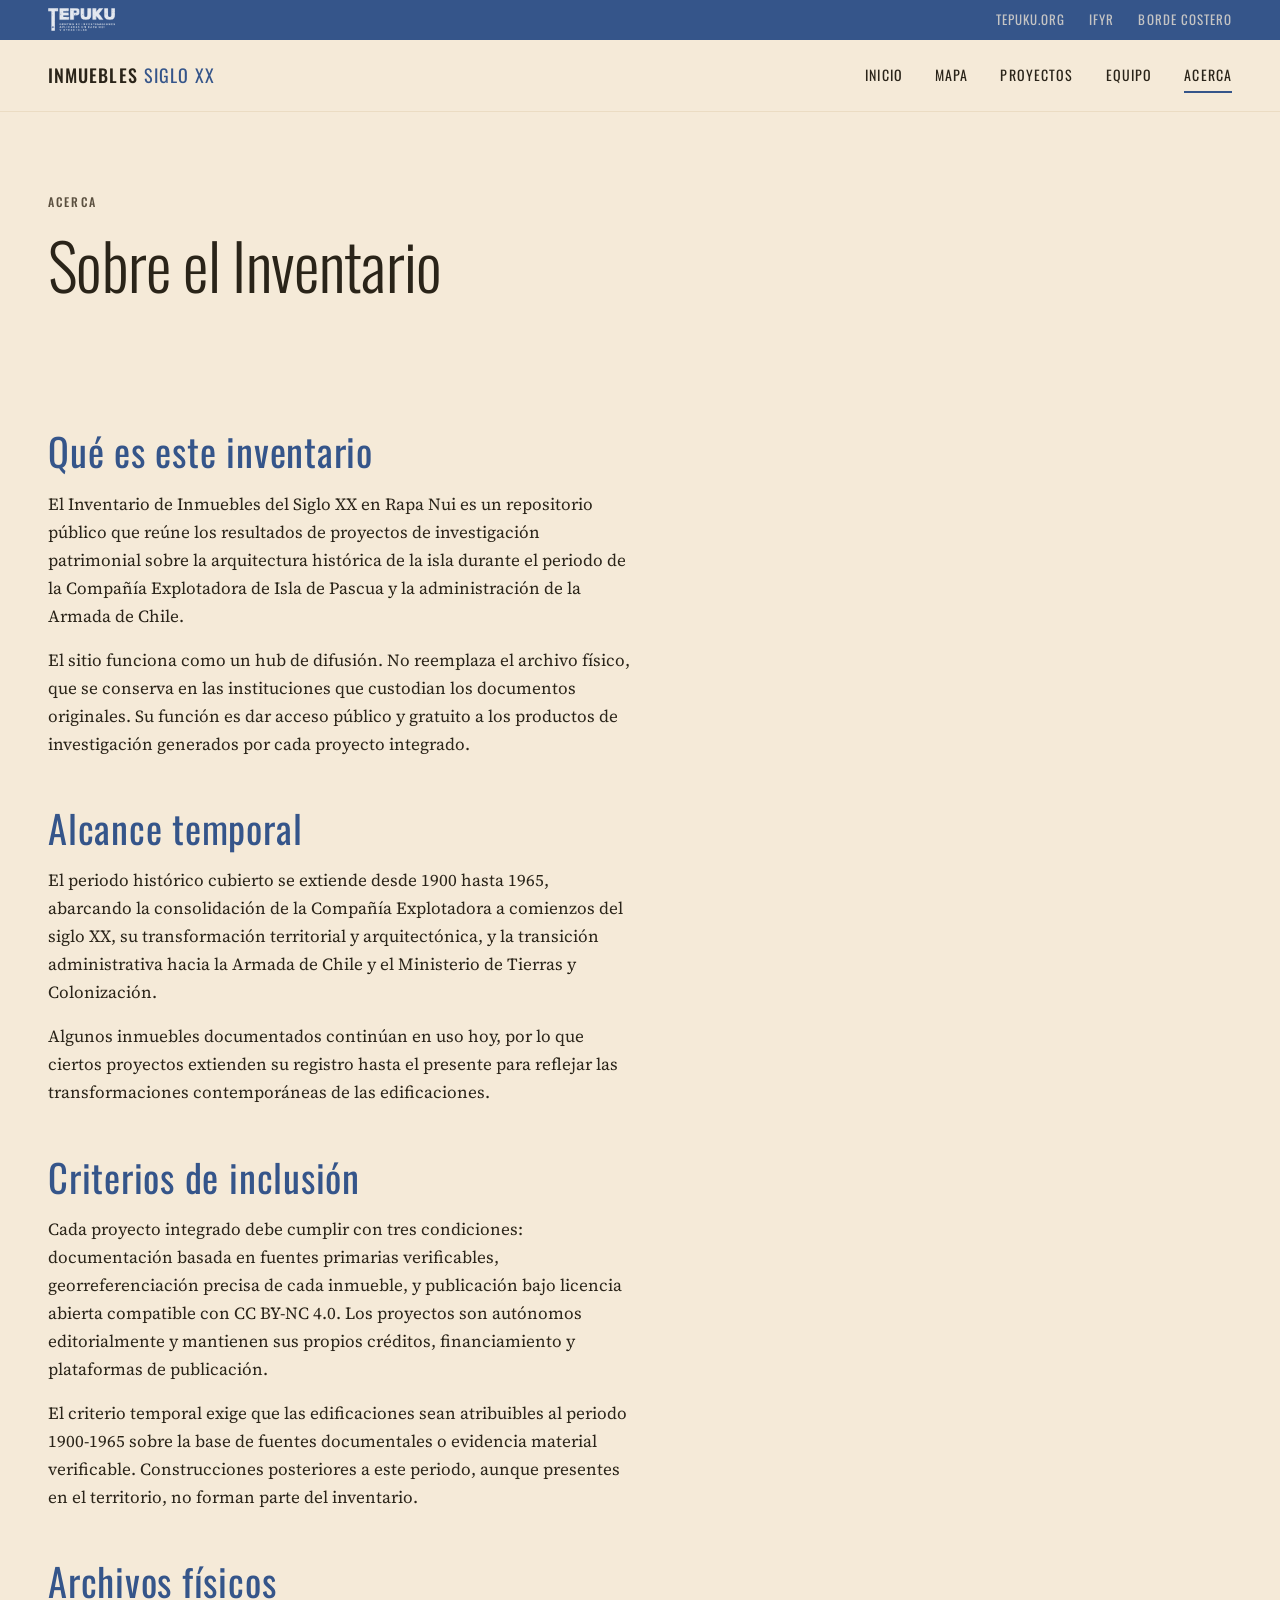
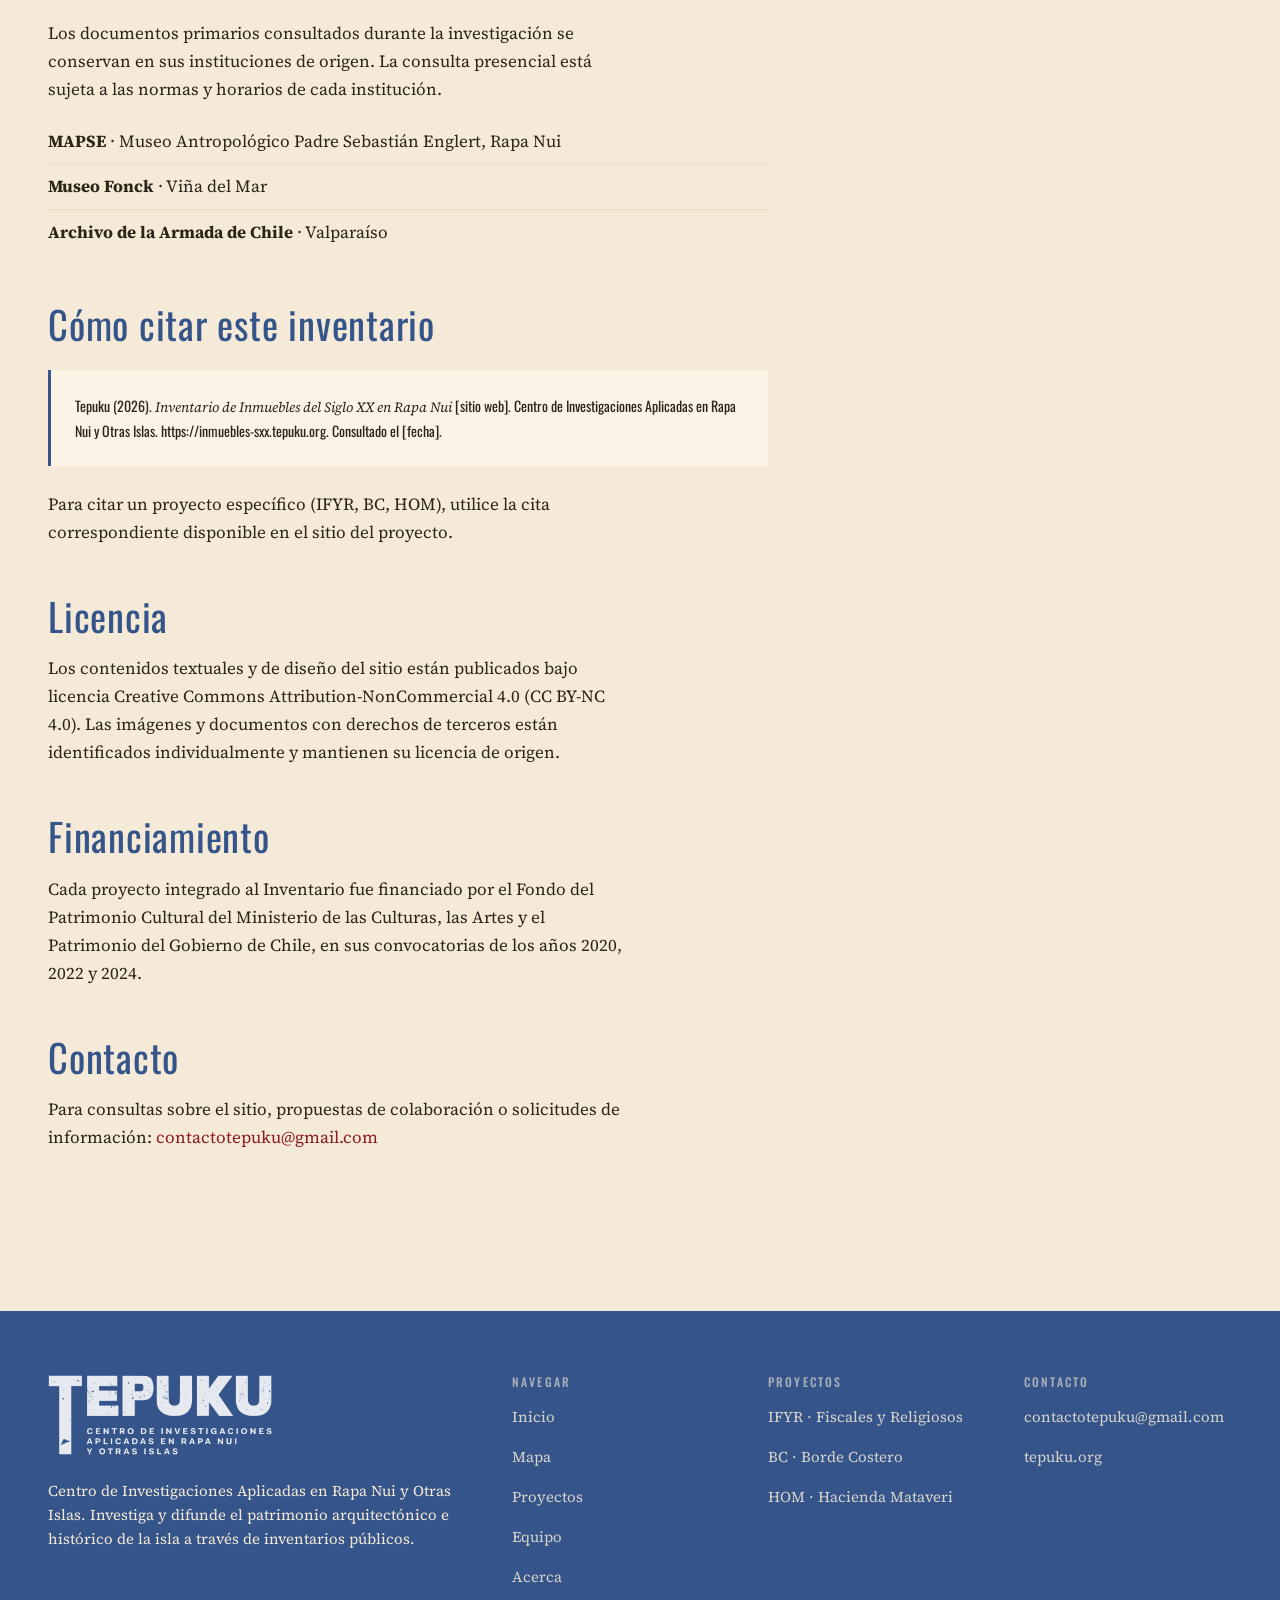
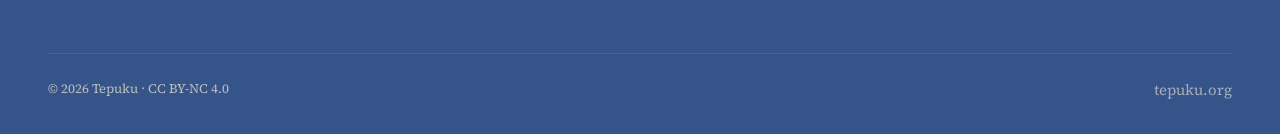
<file: acerca/index.html>
<!DOCTYPE html>
<html lang="es">
<head>
  <meta charset="UTF-8">
  <meta name="viewport" content="width=device-width, initial-scale=1.0">
  <title>Acerca · Inmuebles sXX</title>
  <meta name="description" content="Acerca del Inventario de Inmuebles del Siglo XX en Rapa Nui. Metodología, alcance, archivos físicos y licencia.">

  <link rel="preconnect" href="https://fonts.googleapis.com">
  <link rel="preconnect" href="https://fonts.gstatic.com" crossorigin>
  <link href="https://fonts.googleapis.com/css2?family=Oswald:wght@300;400;500;600&family=Source+Serif+4:ital,wght@0,400;0,500;0,600;1,400&display=swap" rel="stylesheet">
  <link rel="stylesheet" href="/css/styles.css">
  <link rel="canonical" href="https://inmuebles-sxx.tepuku.org/acerca/">
</head>
<body>

  <section class="seccion">
    <div class="contenido">
      <span class="eyebrow">Acerca</span>
      <h1>Sobre el Inventario</h1>
    </div>
  </section>

  <section class="seccion-compacta">
    <div class="contenido">
      <div class="acerca-prosa">
        <h2>Qué es este inventario</h2>
        <p>El Inventario de Inmuebles del Siglo XX en Rapa Nui es un repositorio público que reúne los resultados de proyectos de investigación patrimonial sobre la arquitectura histórica de la isla durante el periodo de la Compañía Explotadora de Isla de Pascua y la administración de la Armada de Chile.</p>
        <p>El sitio funciona como un hub de difusión. No reemplaza el archivo físico, que se conserva en las instituciones que custodian los documentos originales. Su función es dar acceso público y gratuito a los productos de investigación generados por cada proyecto integrado.</p>

        <h2>Alcance temporal</h2>
        <p>El periodo histórico cubierto se extiende desde 1900 hasta 1965, abarcando la consolidación de la Compañía Explotadora a comienzos del siglo XX, su transformación territorial y arquitectónica, y la transición administrativa hacia la Armada de Chile y el Ministerio de Tierras y Colonización.</p>
        <p>Algunos inmuebles documentados continúan en uso hoy, por lo que ciertos proyectos extienden su registro hasta el presente para reflejar las transformaciones contemporáneas de las edificaciones.</p>

        <h2>Criterios de inclusión</h2>
        <p>Cada proyecto integrado debe cumplir con tres condiciones: documentación basada en fuentes primarias verificables, georreferenciación precisa de cada inmueble, y publicación bajo licencia abierta compatible con CC BY-NC 4.0. Los proyectos son autónomos editorialmente y mantienen sus propios créditos, financiamiento y plataformas de publicación.</p>
        <p>El criterio temporal exige que las edificaciones sean atribuibles al periodo 1900-1965 sobre la base de fuentes documentales o evidencia material verificable. Construcciones posteriores a este periodo, aunque presentes en el territorio, no forman parte del inventario.</p>

        <h2>Archivos físicos</h2>
        <p>Los documentos primarios consultados durante la investigación se conservan en sus instituciones de origen. La consulta presencial está sujeta a las normas y horarios de cada institución.</p>
        <ul style="list-style: none; padding-left: 0; margin: 1rem 0;">
          <li style="padding: 0.5rem 0; border-bottom: 1px solid var(--linea-suave);">
            <strong>MAPSE</strong> · Museo Antropológico Padre Sebastián Englert, Rapa Nui
          </li>
          <li style="padding: 0.5rem 0; border-bottom: 1px solid var(--linea-suave);">
            <strong>Museo Fonck</strong> · Viña del Mar
          </li>
          <li style="padding: 0.5rem 0;">
            <strong>Archivo de la Armada de Chile</strong> · Valparaíso
          </li>
        </ul>

        <h2>Cómo citar este inventario</h2>
        <div class="cita-bloque">
          Tepuku (2026). <em style="font-family: var(--serif);">Inventario de Inmuebles del Siglo XX en Rapa Nui</em> [sitio web]. Centro de Investigaciones Aplicadas en Rapa Nui y Otras Islas. https://inmuebles-sxx.tepuku.org. Consultado el [fecha].
        </div>
        <p>Para citar un proyecto específico (IFYR, BC, HOM), utilice la cita correspondiente disponible en el sitio del proyecto.</p>

        <h2>Licencia</h2>
        <p>Los contenidos textuales y de diseño del sitio están publicados bajo licencia Creative Commons Attribution-NonCommercial 4.0 (CC BY-NC 4.0). Las imágenes y documentos con derechos de terceros están identificados individualmente y mantienen su licencia de origen.</p>

        <h2>Financiamiento</h2>
        <p>Cada proyecto integrado al Inventario fue financiado por el Fondo del Patrimonio Cultural del Ministerio de las Culturas, las Artes y el Patrimonio del Gobierno de Chile, en sus convocatorias de los años 2020, 2022 y 2024.</p>

        <h2>Contacto</h2>
        <p>Para consultas sobre el sitio, propuestas de colaboración o solicitudes de información: <a href="mailto:contactotepuku@gmail.com">contactotepuku@gmail.com</a></p>
      </div>
    </div>
  </section>

  <script src="/js/common.js"></script>
  <script>
    renderHeader('acerca');
    renderFooter();
  </script>
</body>
</html>
</file>
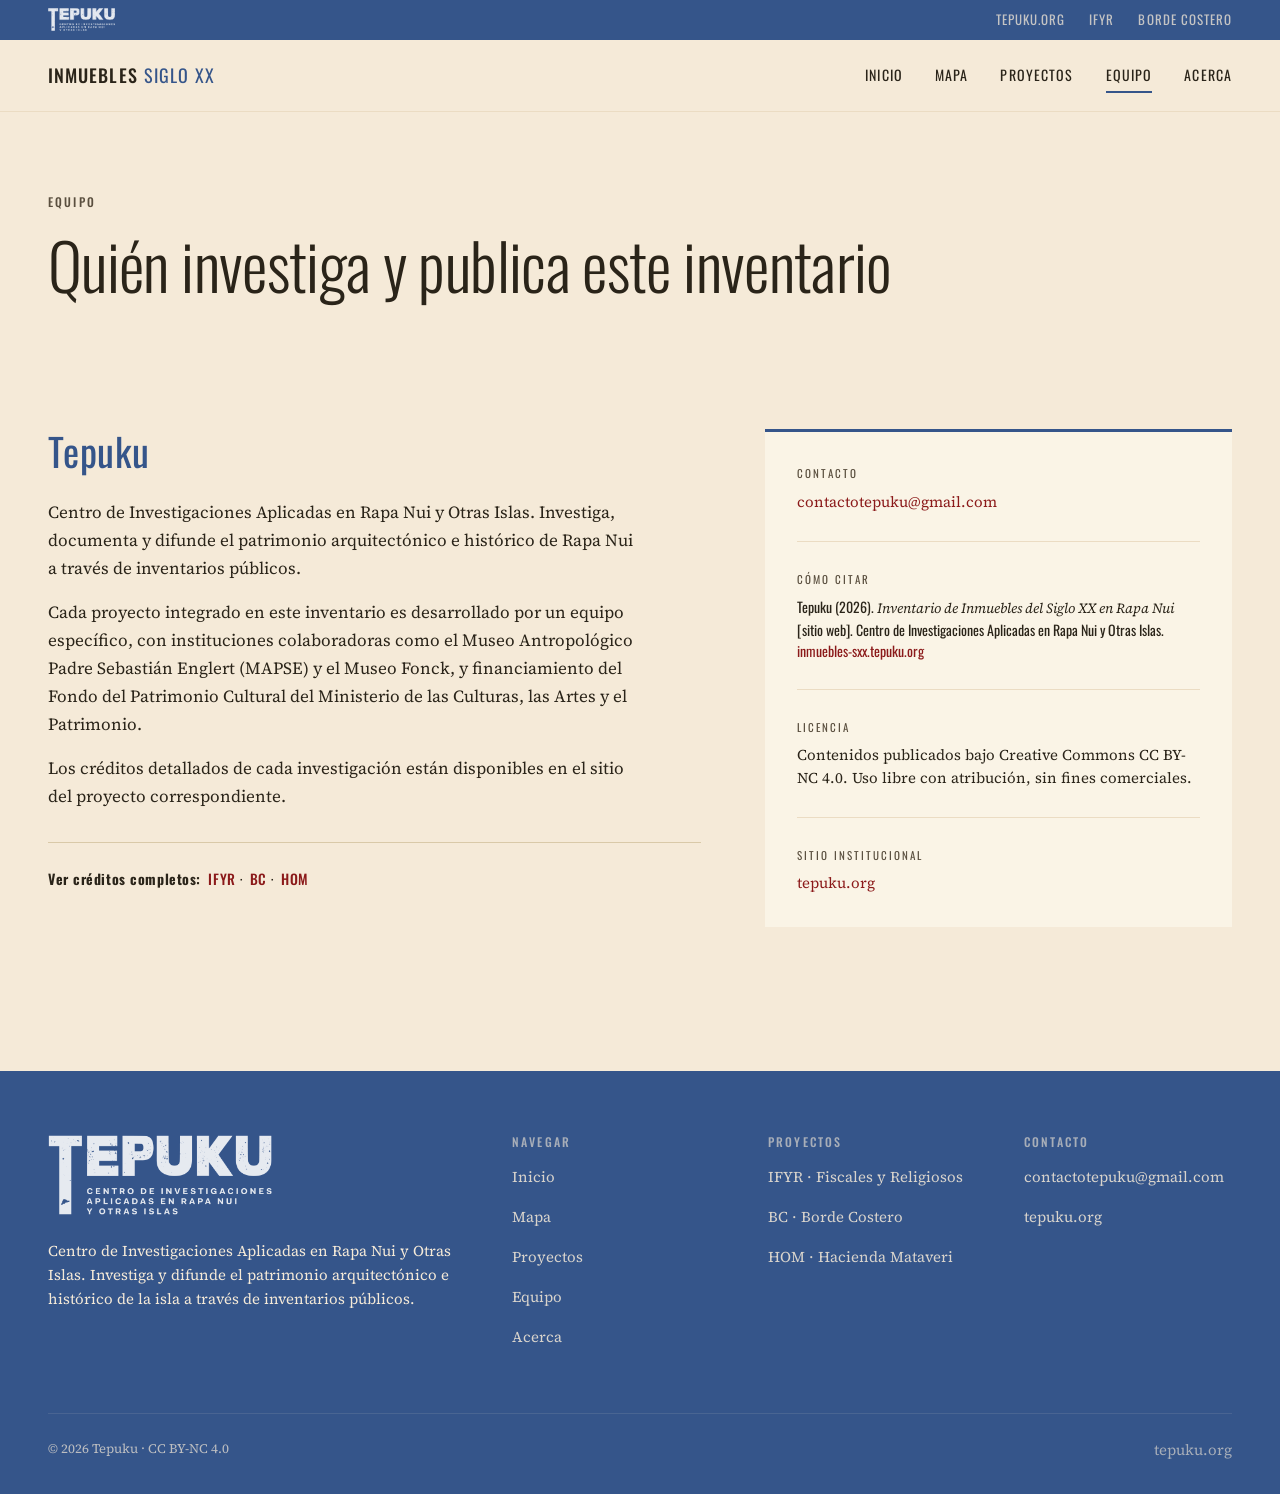
<file: equipo/index.html>
<!DOCTYPE html>
<html lang="es">
<head>
  <meta charset="UTF-8">
  <meta name="viewport" content="width=device-width, initial-scale=1.0">
  <title>Equipo · Inmuebles sXX</title>
  <meta name="description" content="Tepuku, Centro de Investigaciones Aplicadas en Rapa Nui y Otras Islas, publica el Inventario de Inmuebles del Siglo XX.">

  <link rel="preconnect" href="https://fonts.googleapis.com">
  <link rel="preconnect" href="https://fonts.gstatic.com" crossorigin>
  <link href="https://fonts.googleapis.com/css2?family=Oswald:wght@300;400;500;600&family=Source+Serif+4:ital,wght@0,400;0,500;0,600;1,400&display=swap" rel="stylesheet">
  <link rel="stylesheet" href="/css/styles.css">
  <link rel="canonical" href="https://inmuebles-sxx.tepuku.org/equipo/">
</head>
<body>

  <section class="seccion">
    <div class="contenido">
      <span class="eyebrow">Equipo</span>
      <h1>Quién investiga y publica este inventario</h1>
    </div>
  </section>

  <section class="seccion-compacta">
    <div class="contenido">
      <div class="equipo-grid">
        <div class="equipo-bloque">
          <h2>Tepuku</h2>
          <p>Centro de Investigaciones Aplicadas en Rapa Nui y Otras Islas. Investiga, documenta y difunde el patrimonio arquitectónico e histórico de Rapa Nui a través de inventarios públicos.</p>
          <p>Cada proyecto integrado en este inventario es desarrollado por un equipo específico, con instituciones colaboradoras como el Museo Antropológico Padre Sebastián Englert (MAPSE) y el Museo Fonck, y financiamiento del Fondo del Patrimonio Cultural del Ministerio de las Culturas, las Artes y el Patrimonio.</p>
          <p>Los créditos detallados de cada investigación están disponibles en el sitio del proyecto correspondiente.</p>

          <div class="equipo-cta-proyectos">
            <strong>Ver créditos completos:</strong>
            <a href="https://fiscales-religiosos.tepuku.org" target="_blank" rel="noopener">IFYR</a>·
            <a href="/proyectos/#bc">BC</a>·
            <a href="/proyectos/#hom">HOM</a>
          </div>
        </div>

        <aside class="equipo-panel">
          <div class="equipo-panel-item">
            <span class="equipo-panel-label">Contacto</span>
            <div class="equipo-panel-valor">
              <a href="mailto:contactotepuku@gmail.com">contactotepuku@gmail.com</a>
            </div>
          </div>

          <div class="equipo-panel-item">
            <span class="equipo-panel-label">Cómo citar</span>
            <div class="equipo-panel-valor" style="font-family: var(--display); font-size: 0.875rem;">
              Tepuku (2026). <em style="font-family: var(--serif);">Inventario de Inmuebles del Siglo XX en Rapa Nui</em> [sitio web]. Centro de Investigaciones Aplicadas en Rapa Nui y Otras Islas.<br>
              <a href="https://inmuebles-sxx.tepuku.org">inmuebles-sxx.tepuku.org</a>
            </div>
          </div>

          <div class="equipo-panel-item">
            <span class="equipo-panel-label">Licencia</span>
            <div class="equipo-panel-valor">
              Contenidos publicados bajo Creative Commons CC BY-NC 4.0. Uso libre con atribución, sin fines comerciales.
            </div>
          </div>

          <div class="equipo-panel-item">
            <span class="equipo-panel-label">Sitio institucional</span>
            <div class="equipo-panel-valor">
              <a href="https://www.tepuku.org" target="_blank" rel="noopener">tepuku.org</a>
            </div>
          </div>
        </aside>
      </div>
    </div>
  </section>

  <script src="/js/common.js"></script>
  <script>
    renderHeader('equipo');
    renderFooter();
  </script>
</body>
</html>
</file>
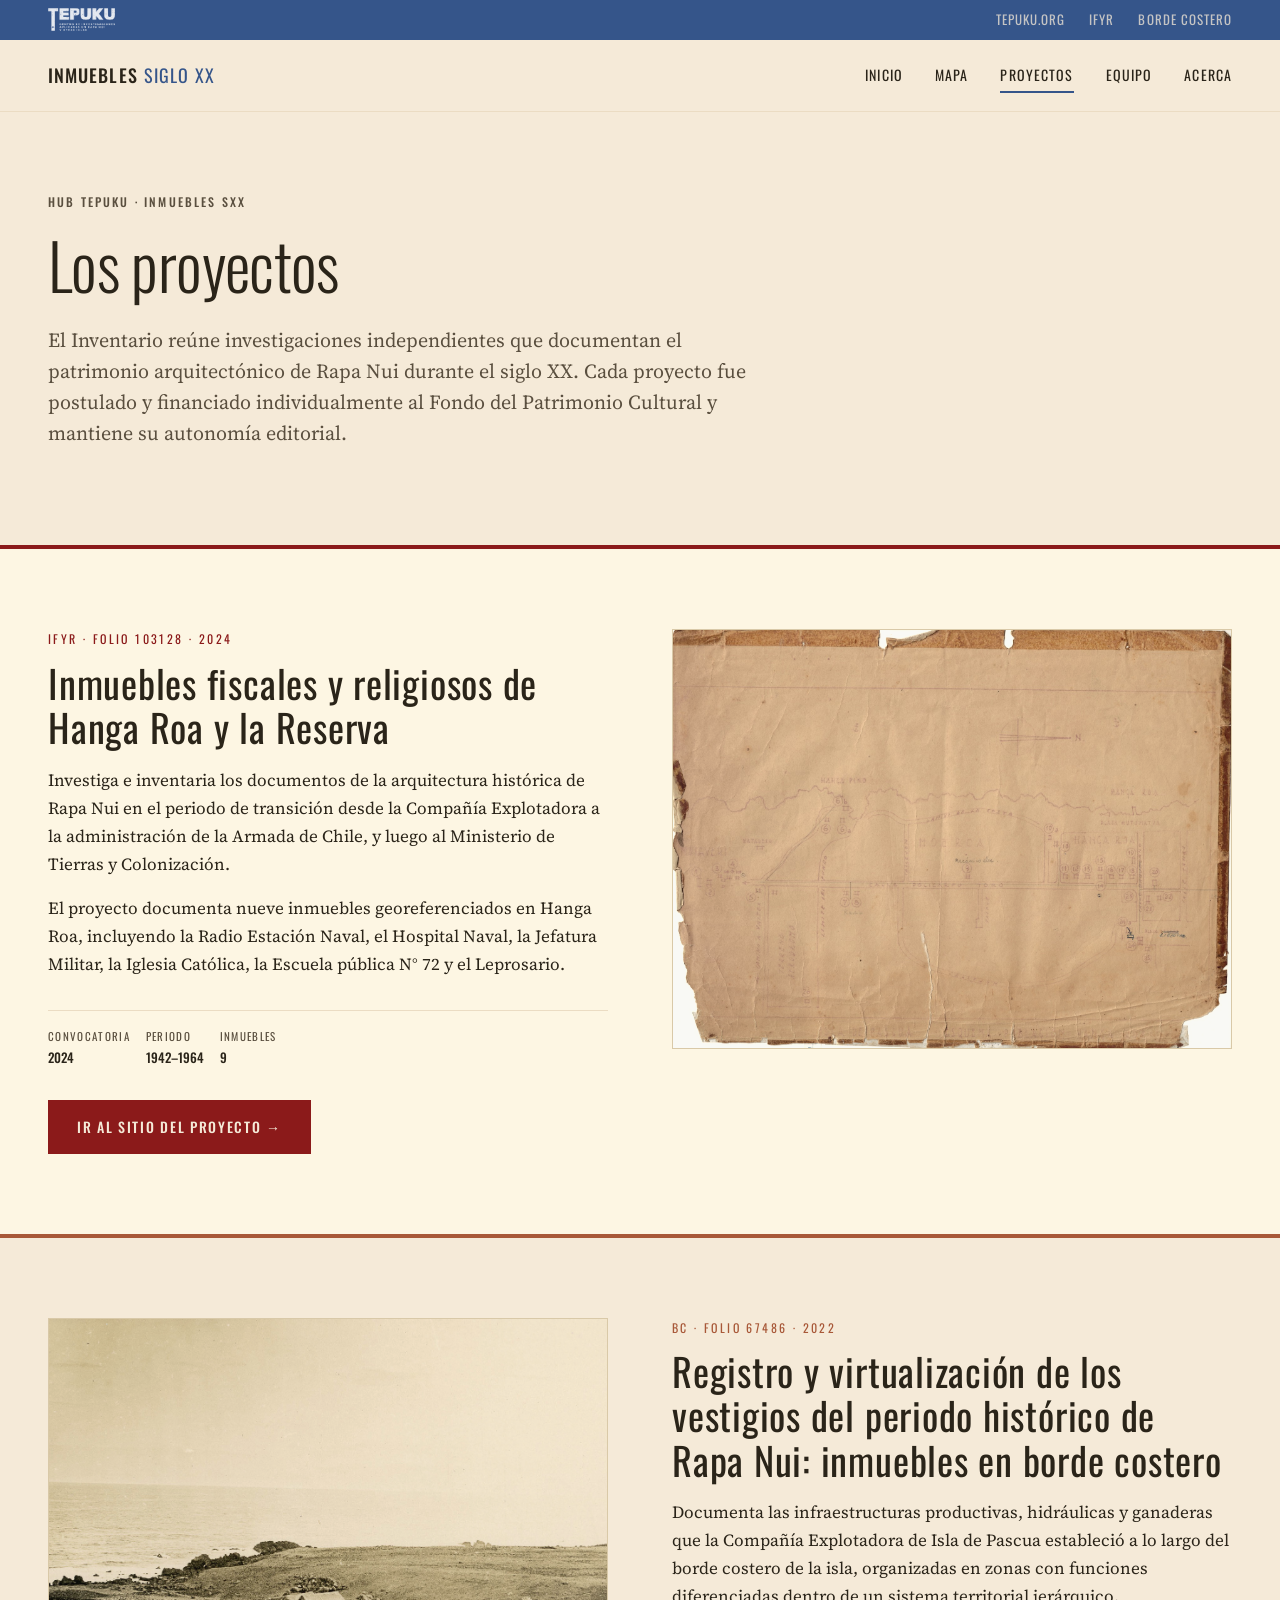
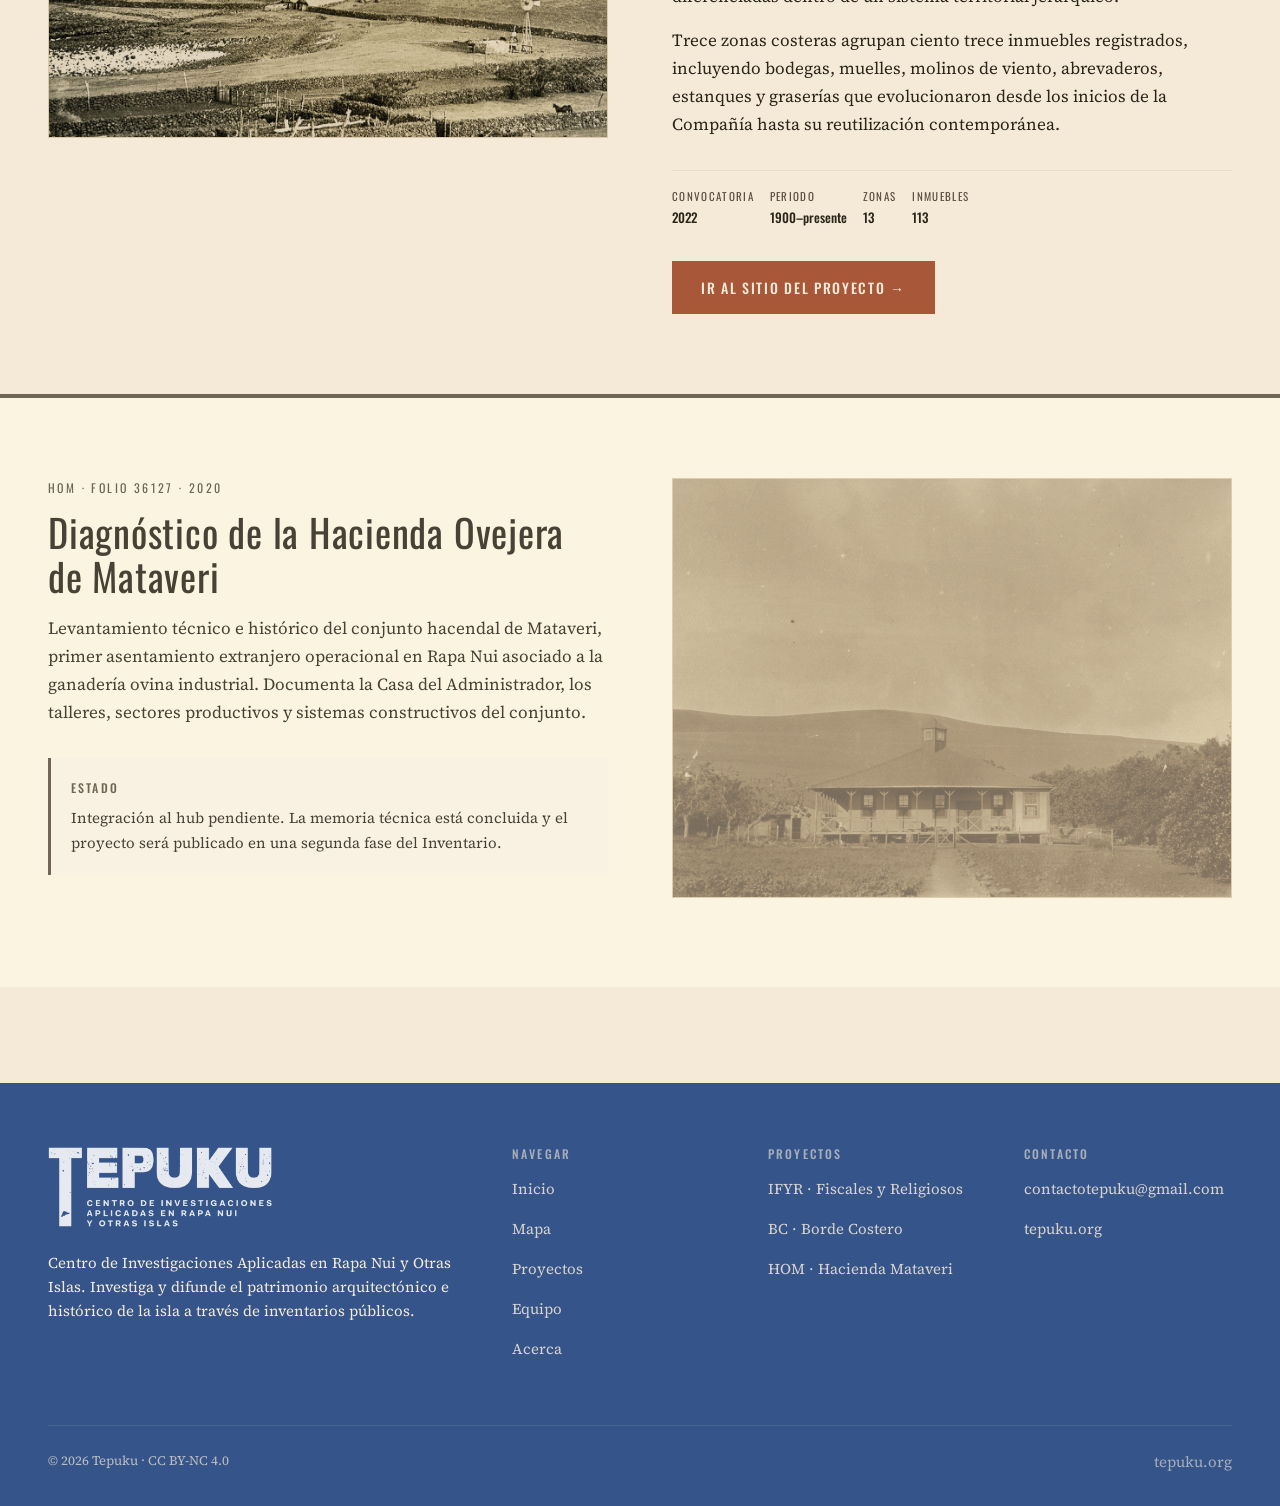
<file: proyectos/index.html>
<!DOCTYPE html>
<html lang="es">
<head>
  <meta charset="UTF-8">
  <meta name="viewport" content="width=device-width, initial-scale=1.0">
  <title>Proyectos · Inmuebles sXX</title>
  <meta name="description" content="Proyectos de investigación que componen el Inventario de Inmuebles del Siglo XX en Rapa Nui.">

  <link rel="preconnect" href="https://fonts.googleapis.com">
  <link rel="preconnect" href="https://fonts.gstatic.com" crossorigin>
  <link href="https://fonts.googleapis.com/css2?family=Oswald:wght@300;400;500;600&family=Source+Serif+4:ital,wght@0,400;0,500;0,600;1,400&display=swap" rel="stylesheet">
  <link rel="stylesheet" href="/css/styles.css">
  <link rel="canonical" href="https://inmuebles-sxx.tepuku.org/proyectos/">
</head>
<body>

  <section class="seccion">
    <div class="contenido">
      <span class="eyebrow">Hub Tepuku · Inmuebles sXX</span>
      <h1>Los proyectos</h1>
      <p class="lead" style="max-width: 720px; margin-top: 1.5rem;">El Inventario reúne investigaciones independientes que documentan el patrimonio arquitectónico de Rapa Nui durante el siglo XX. Cada proyecto fue postulado y financiado individualmente al Fondo del Patrimonio Cultural y mantiene su autonomía editorial.</p>
    </div>
  </section>

  <!-- IFYR -->
  <section class="seccion proyecto-detalle" id="ifyr" style="background: var(--crema-claro); border-top: 4px solid var(--ifyr-granate);">
    <div class="contenido">
      <div class="proyecto-detalle-grid">
        <div>
          <div class="proyecto-codigo" style="color: var(--ifyr-granate);">IFYR · Folio 103128 · 2024</div>
          <h2 style="margin-bottom: 1rem;">Inmuebles fiscales y religiosos de Hanga Roa y la Reserva</h2>
          <p>Investiga e inventaria los documentos de la arquitectura histórica de Rapa Nui en el periodo de transición desde la Compañía Explotadora a la administración de la Armada de Chile, y luego al Ministerio de Tierras y Colonización.</p>
          <p>El proyecto documenta nueve inmuebles georeferenciados en Hanga Roa, incluyendo la Radio Estación Naval, el Hospital Naval, la Jefatura Militar, la Iglesia Católica, la Escuela pública N° 72 y el Leprosario.</p>

          <div class="proyecto-meta" style="margin: 2rem 0;">
            <div class="proyecto-meta-item">
              <span class="proyecto-meta-label">Convocatoria</span>
              <span class="proyecto-meta-valor">2024</span>
            </div>
            <div class="proyecto-meta-item">
              <span class="proyecto-meta-label">Periodo</span>
              <span class="proyecto-meta-valor">1942–1964</span>
            </div>
            <div class="proyecto-meta-item">
              <span class="proyecto-meta-label">Inmuebles</span>
              <span class="proyecto-meta-valor">9</span>
            </div>
          </div>

          <a href="https://fiscales-religiosos.tepuku.org" target="_blank" rel="noopener" class="btn btn-primario" style="background: var(--ifyr-granate); border-color: var(--ifyr-granate);">Ir al sitio del proyecto →</a>
        </div>
        <div>
          <div class="proyecto-imagen">
            <img src="/img/proyecto-ifyr.jpg" alt="Proyecto IFYR · Inmuebles fiscales y religiosos">
          </div>
        </div>
      </div>
    </div>
  </section>

  <!-- BC -->
  <section class="seccion proyecto-detalle" id="bc" style="border-top: 4px solid var(--bc-terracota);">
    <div class="contenido">
      <div class="proyecto-detalle-grid proyecto-detalle-grid--invertido">
        <div>
          <div class="proyecto-imagen">
            <img src="/img/proyecto-bc.jpg" alt="Proyecto BC · Borde Costero">
          </div>
        </div>
        <div>
          <div class="proyecto-codigo" style="color: var(--bc-terracota);">BC · Folio 67486 · 2022</div>
          <h2 style="margin-bottom: 1rem;">Registro y virtualización de los vestigios del periodo histórico de Rapa Nui: inmuebles en borde costero</h2>
          <p>Documenta las infraestructuras productivas, hidráulicas y ganaderas que la Compañía Explotadora de Isla de Pascua estableció a lo largo del borde costero de la isla, organizadas en zonas con funciones diferenciadas dentro de un sistema territorial jerárquico.</p>
          <p>Trece zonas costeras agrupan ciento trece inmuebles registrados, incluyendo bodegas, muelles, molinos de viento, abrevaderos, estanques y graserías que evolucionaron desde los inicios de la Compañía hasta su reutilización contemporánea.</p>

          <div class="proyecto-meta" style="margin: 2rem 0;">
            <div class="proyecto-meta-item">
              <span class="proyecto-meta-label">Convocatoria</span>
              <span class="proyecto-meta-valor">2022</span>
            </div>
            <div class="proyecto-meta-item">
              <span class="proyecto-meta-label">Periodo</span>
              <span class="proyecto-meta-valor">1900–presente</span>
            </div>
            <div class="proyecto-meta-item">
              <span class="proyecto-meta-label">Zonas</span>
              <span class="proyecto-meta-valor">13</span>
            </div>
            <div class="proyecto-meta-item">
              <span class="proyecto-meta-label">Inmuebles</span>
              <span class="proyecto-meta-valor">113</span>
            </div>
          </div>

          <a href="https://storymaps.arcgis.com/stories/9f980fd024cd4f03a6fa28a7ae027804" target="_blank" rel="noopener" class="btn btn-primario" style="background: var(--bc-terracota); border-color: var(--bc-terracota);">Ir al sitio del proyecto →</a>
        </div>
      </div>
    </div>
  </section>

  <!-- HOM -->
  <section class="seccion proyecto-detalle" id="hom" style="background: var(--crema-claro); border-top: 4px solid var(--tinta-suave); opacity: 0.85;">
    <div class="contenido">
      <div class="proyecto-detalle-grid">
        <div>
          <div class="proyecto-codigo" style="color: var(--tinta-suave);">HOM · Folio 36127 · 2020</div>
          <h2 style="margin-bottom: 1rem;">Diagnóstico de la Hacienda Ovejera de Mataveri</h2>
          <p>Levantamiento técnico e histórico del conjunto hacendal de Mataveri, primer asentamiento extranjero operacional en Rapa Nui asociado a la ganadería ovina industrial. Documenta la Casa del Administrador, los talleres, sectores productivos y sistemas constructivos del conjunto.</p>

          <div style="margin: 2rem 0; padding: 1.25rem; background: var(--papel); border-left: 3px solid var(--tinta-suave);">
            <div class="eyebrow" style="margin-bottom: 0.5rem;">Estado</div>
            <p style="font-size: 0.9375rem; margin-bottom: 0;">Integración al hub pendiente. La memoria técnica está concluida y el proyecto será publicado en una segunda fase del Inventario.</p>
          </div>
        </div>
        <div>
          <div class="proyecto-imagen proyecto-imagen-pendiente">
            <img src="/img/proyecto-hom.jpg" alt="Proyecto HOM · Hacienda Ovejera de Mataveri">
          </div>
        </div>
      </div>
    </div>
  </section>

  <script src="/js/common.js"></script>
  <script>
    renderHeader('proyectos');
    renderFooter();
  </script>
</body>
</html>
</file>
<file: css/styles.css>
/* ============================================
   Sistema Tepuku v1.0 - Inmuebles sXX
   ============================================ */

:root {
  /* Triada de marca */
  --tepuku-azul: #35558A;
  --ifyr-granate: #8B1A1A;
  --bc-terracota: #A85838;

  /* Color de mapa BC (variante específica del contexto cartográfico) */
  --bc-mapa: #7A8F4E;

  /* Neutros */
  --crema: #f5ead8;
  --crema-claro: #fdf6e3;
  --papel: #faf4e6;
  --tinta: #2a2419;
  --tinta-suave: #5a4f3f;
  --linea: #d9c9a8;
  --linea-suave: #ebdcc3;

  /* Tipografía */
  --display: 'Oswald', 'Helvetica Neue', sans-serif;
  --serif: 'Source Serif 4', 'Georgia', serif;

  /* Layout */
  --max-width: 1280px;
  --gutter: clamp(1rem, 4vw, 3rem);
  --paraguas-altura: 40px;
  --menu-altura: 72px;
}

* {
  box-sizing: border-box;
  margin: 0;
  padding: 0;
}

html {
  scroll-behavior: smooth;
  font-size: 16px;
}

body {
  font-family: var(--serif);
  font-weight: 400;
  font-size: 1.0625rem;
  line-height: 1.65;
  color: var(--tinta);
  background: var(--crema);
  -webkit-font-smoothing: antialiased;
  -moz-osx-font-smoothing: grayscale;
}

/* ============================================
   Tipografía
   ============================================ */

h1, h2, h3, h4, h5, h6 {
  font-family: var(--display);
  font-weight: 400;
  letter-spacing: 0.02em;
  line-height: 1.15;
  color: var(--tinta);
}

h1 {
  font-size: clamp(2.5rem, 5vw, 4.5rem);
  font-weight: 300;
  letter-spacing: -0.01em;
}

h2 {
  font-size: clamp(1.75rem, 3vw, 2.5rem);
  font-weight: 400;
}

.tepuku-tagline {
  font-family: var(--display);
  font-size: clamp(0.95rem, 1.4vw, 1.125rem);
  letter-spacing: 0.08em;
  color: var(--tepuku-azul);
  margin: -0.25rem 0 1.5rem 0;
  text-transform: none;
  font-weight: 400;
  max-width: none;
}

h3 {
  font-size: clamp(1.25rem, 2vw, 1.5rem);
  font-weight: 500;
  letter-spacing: 0.04em;
  text-transform: uppercase;
}

p {
  margin-bottom: 1rem;
  max-width: 65ch;
}

a {
  color: var(--ifyr-granate);
  text-decoration: none;
  border-bottom: 1px solid transparent;
  transition: border-color 0.2s ease, color 0.2s ease;
}

a:hover {
  border-bottom-color: var(--ifyr-granate);
}

.eyebrow {
  font-family: var(--display);
  font-size: 0.75rem;
  font-weight: 500;
  letter-spacing: 0.18em;
  text-transform: uppercase;
  color: var(--tinta-suave);
  margin-bottom: 1rem;
  display: block;
}

.lead {
  font-size: 1.25rem;
  line-height: 1.55;
  color: var(--tinta-suave);
}

/* ============================================
   Barra paraguas Tepuku
   ============================================ */

.paraguas {
  background: var(--tepuku-azul);
  color: var(--crema);
  height: var(--paraguas-altura);
  display: flex;
  align-items: center;
  font-family: var(--display);
  font-size: 0.8125rem;
  letter-spacing: 0.08em;
  text-transform: uppercase;
}

.paraguas-inner {
  max-width: var(--max-width);
  margin: 0 auto;
  padding: 0 var(--gutter);
  display: flex;
  justify-content: space-between;
  align-items: center;
  width: 100%;
}

.paraguas-marca {
  display: flex;
  align-items: center;
  height: 100%;
  opacity: 0.95;
  transition: opacity 0.2s;
}

.paraguas-marca:hover {
  opacity: 1;
}

.paraguas-marca img {
  height: 24px;
  width: auto;
  display: block;
  object-fit: contain;
  /* Logo español es azul oscuro; aclararlo sobre paraguas oscuro */
  filter: brightness(0) invert(1);
  opacity: 0.92;
}

.paraguas-links {
  display: flex;
  gap: 1.5rem;
  list-style: none;
}

.paraguas-links a {
  color: var(--crema);
  border-bottom: none;
  opacity: 0.75;
  transition: opacity 0.2s;
}

.paraguas-links a:hover {
  opacity: 1;
}

/* ============================================
   Menú principal
   ============================================ */

.menu {
  position: sticky;
  top: 0;
  background: var(--crema);
  border-bottom: 1px solid var(--linea-suave);
  height: var(--menu-altura);
  display: flex;
  align-items: center;
  z-index: 100;
}

.menu-inner {
  max-width: var(--max-width);
  margin: 0 auto;
  padding: 0 var(--gutter);
  display: flex;
  justify-content: space-between;
  align-items: center;
  width: 100%;
}

.menu-logo {
  font-family: var(--display);
  font-size: 1.125rem;
  font-weight: 500;
  letter-spacing: 0.06em;
  text-transform: uppercase;
  color: var(--tinta);
  border-bottom: none;
  display: flex;
  align-items: center;
  height: 100%;
  transition: opacity 0.2s ease;
}

.menu-logo:hover {
  opacity: 0.75;
}

.menu-logo span {
  color: var(--tepuku-azul);
  margin-left: 0.4rem;
  font-weight: 400;
}

.menu-nav {
  display: flex;
  gap: 2rem;
  list-style: none;
}

.menu-nav a {
  font-family: var(--display);
  font-size: 0.875rem;
  font-weight: 400;
  letter-spacing: 0.08em;
  text-transform: uppercase;
  color: var(--tinta);
  border-bottom: none;
  position: relative;
  padding: 0.5rem 0;
}

.menu-nav a::after {
  content: '';
  position: absolute;
  bottom: 0;
  left: 0;
  right: 0;
  height: 2px;
  background: var(--tepuku-azul);
  transform: scaleX(0);
  transform-origin: left;
  transition: transform 0.3s ease;
}

.menu-nav a:hover::after,
.menu-nav a.activo::after {
  transform: scaleX(1);
}

.menu-toggle {
  display: none;
  background: none;
  border: none;
  font-family: var(--display);
  font-size: 1rem;
  cursor: pointer;
  color: var(--tinta);
  text-transform: uppercase;
  letter-spacing: 0.08em;
}

/* ============================================
   Footer Tepuku
   ============================================ */

.footer {
  background: var(--tepuku-azul);
  color: var(--crema);
  padding: 4rem 0 2rem;
  margin-top: 6rem;
}

.footer-inner {
  max-width: var(--max-width);
  margin: 0 auto;
  padding: 0 var(--gutter);
}

.footer-grid {
  display: grid;
  grid-template-columns: 2fr 1fr 1fr 1fr;
  gap: 3rem;
  margin-bottom: 3rem;
}

.footer h4 {
  font-family: var(--display);
  font-size: 0.75rem;
  font-weight: 500;
  letter-spacing: 0.18em;
  text-transform: uppercase;
  color: var(--crema);
  opacity: 0.6;
  margin-bottom: 1rem;
}

.footer p, .footer a {
  color: var(--crema);
  font-size: 0.9375rem;
  line-height: 1.6;
}

.footer a {
  border-bottom: none;
  opacity: 0.85;
  transition: opacity 0.2s;
}

.footer a:hover {
  opacity: 1;
}

.footer-marca {
  font-family: var(--display);
  font-size: 1.5rem;
  font-weight: 300;
  letter-spacing: 0.04em;
  margin-bottom: 1rem;
  color: var(--crema);
  display: inline-block;
}

.footer-logo {
  height: 80px;
  width: auto;
  display: block;
  margin-bottom: 1.5rem;
  max-width: 320px;
  object-fit: contain;
  filter: brightness(0) invert(1);
  opacity: 0.88;
}

.footer-bottom {
  border-top: 1px solid rgba(245, 234, 216, 0.15);
  padding-top: 1.5rem;
  display: flex;
  justify-content: space-between;
  font-size: 0.8125rem;
  opacity: 0.7;
}

/* ============================================
   Layout helpers
   ============================================ */

.contenido {
  max-width: var(--max-width);
  margin: 0 auto;
  padding: 0 var(--gutter);
}

.seccion {
  padding: 5rem 0;
}

.seccion-compacta {
  padding: 3rem 0;
}

/* ============================================
   Hero
   ============================================ */

.hero {
  position: relative;
  min-height: clamp(540px, 80vh, 760px);
  display: flex;
  align-items: flex-end;
  overflow: hidden;
  background: var(--crema);
}

.hero-imagen {
  position: absolute;
  inset: 0;
  z-index: 0;
}

.hero-imagen img {
  width: 100%;
  height: 100%;
  object-fit: cover;
  object-position: center top;
  filter: sepia(0.45) contrast(0.92) brightness(1.02);
}

.hero-imagen::after {
  content: '';
  position: absolute;
  inset: 0;
  background: linear-gradient(
    180deg,
    rgba(245, 234, 216, 0.0) 0%,
    rgba(245, 234, 216, 0.35) 50%,
    rgba(245, 234, 216, 0.95) 100%
  );
}

.hero-contenido {
  position: relative;
  z-index: 1;
  max-width: var(--max-width);
  margin: 0 auto;
  padding: 5rem var(--gutter) 4rem;
  width: 100%;
}

.hero h1 {
  max-width: 18ch;
  margin-bottom: 1.5rem;
}

.hero h1 em {
  font-family: var(--serif);
  font-style: italic;
  font-weight: 400;
  color: var(--ifyr-granate);
}

.hero-periodo {
  font-family: var(--display);
  font-size: 1rem;
  font-weight: 400;
  letter-spacing: 0.16em;
  text-transform: uppercase;
  color: var(--tinta-suave);
  margin-bottom: 2.5rem;
}

.hero-cta {
  display: flex;
  gap: 1rem;
  flex-wrap: wrap;
}

.btn {
  display: inline-flex;
  align-items: center;
  gap: 0.625rem;
  padding: 0.875rem 1.75rem;
  font-family: var(--display);
  font-size: 0.875rem;
  font-weight: 500;
  letter-spacing: 0.12em;
  text-transform: uppercase;
  border: 1px solid var(--tinta);
  background: transparent;
  color: var(--tinta);
  cursor: pointer;
  transition: all 0.25s ease;
  border-bottom: 1px solid var(--tinta);
}

.btn:hover {
  background: var(--tinta);
  color: var(--crema);
}

.btn-primario {
  background: var(--tepuku-azul);
  border-color: var(--tepuku-azul);
  color: var(--crema);
}

.btn-primario:hover {
  background: var(--tinta);
  border-color: var(--tinta);
}

.hero-credito {
  position: absolute;
  bottom: 1.5rem;
  right: var(--gutter);
  z-index: 2;
  font-family: var(--display);
  font-size: 0.6875rem;
  letter-spacing: 0.1em;
  text-transform: uppercase;
  color: var(--tinta-suave);
  background: rgba(245, 234, 216, 0.85);
  padding: 0.5rem 0.875rem;
  backdrop-filter: blur(4px);
}

.hero-credito strong {
  font-weight: 500;
}

.hero-credito-aviso {
  display: block;
  font-size: 0.625rem;
  margin-top: 0.125rem;
  font-weight: 400;
  letter-spacing: 0.08em;
}

/* ============================================
   Stats
   ============================================ */

.stats {
  display: grid;
  grid-template-columns: repeat(3, 1fr);
  gap: 0;
  padding: 4rem 0;
  border-top: 1px solid var(--linea);
  border-bottom: 1px solid var(--linea);
}

.stats > div {
  text-align: center;
  padding: 0 2rem;
  border-right: 1px solid var(--linea-suave);
}

.stats > div:last-child {
  border-right: none;
}

.stat-numero {
  font-family: var(--display);
  font-size: clamp(3rem, 6vw, 5rem);
  font-weight: 300;
  line-height: 1;
  color: var(--tepuku-azul);
  display: block;
  margin-bottom: 0.5rem;
}

.stat-label {
  font-family: var(--display);
  font-size: 0.75rem;
  letter-spacing: 0.18em;
  text-transform: uppercase;
  color: var(--tinta-suave);
}

/* ============================================
   Cards de proyectos
   ============================================ */

.proyectos-grid {
  display: grid;
  grid-template-columns: repeat(auto-fit, minmax(320px, 1fr));
  gap: 2rem;
  margin-top: 3rem;
}

.proyecto-card {
  background: var(--crema);
  border: 1px solid var(--linea);
  padding: 2.5rem;
  position: relative;
  overflow: hidden;
  transition: transform 0.3s ease, box-shadow 0.3s ease, border-color 0.3s ease;
  display: flex;
  flex-direction: column;
}

.proyecto-card-imagen {
  width: calc(100% + 5rem);
  margin: -2.5rem -2.5rem 1.75rem;
  aspect-ratio: 4 / 3;
  overflow: hidden;
  background: #d9c8a0;
  position: relative;
}

.proyecto-card-imagen img {
  width: 100%;
  height: 100%;
  object-fit: cover;
  object-position: center center;
  display: block;
  filter: sepia(0.18) contrast(0.97);
  transition: transform 0.4s ease, filter 0.4s ease;
}

/* IFYR: plano antiguo con contenido principal centrado verticalmente,
   pero el borde irregular del papel arriba y abajo. Encuadre que muestre
   el dibujo descartando el borde rasgado. */
.proyecto-card[data-proyecto="ifyr"] .proyecto-card-imagen img {
  object-position: center 42%;
  transform: scale(1.08);
}

.proyecto-card:hover .proyecto-card-imagen img {
  transform: scale(1.06);
  filter: sepia(0.08) contrast(1);
}

.proyecto-card[data-proyecto="ifyr"]:hover .proyecto-card-imagen img {
  transform: scale(1.14);
}

.proyecto-card[data-proyecto="hom"] .proyecto-card-imagen img {
  filter: sepia(0.35) contrast(0.95) grayscale(0.2);
}

.proyecto-card:hover {
  transform: translateY(-4px);
  box-shadow: 0 30px 60px -30px rgba(42, 36, 25, 0.25);
  border-color: var(--proyecto-color, var(--tepuku-azul));
}

.proyecto-card::before {
  content: '';
  position: absolute;
  top: 0;
  left: 0;
  right: 0;
  height: 4px;
  background: var(--proyecto-color, var(--tepuku-azul));
}

.proyecto-card[data-proyecto="ifyr"] {
  --proyecto-color: var(--ifyr-granate);
}

.proyecto-card[data-proyecto="bc"] {
  --proyecto-color: var(--bc-terracota);
}

.proyecto-card[data-proyecto="hom"] {
  --proyecto-color: var(--tinta-suave);
  opacity: 0.75;
}

.proyecto-codigo {
  font-family: var(--display);
  font-size: 0.75rem;
  letter-spacing: 0.2em;
  text-transform: uppercase;
  color: var(--proyecto-color);
  margin-bottom: 0.75rem;
}

.proyecto-titulo {
  font-family: var(--display);
  font-size: 1.5rem;
  font-weight: 400;
  margin-bottom: 1rem;
  line-height: 1.2;
  color: var(--tinta);
}

.proyecto-descripcion {
  font-size: 0.9375rem;
  color: var(--tinta-suave);
  margin-bottom: 1.5rem;
  flex-grow: 1;
}

.proyecto-meta {
  display: flex;
  flex-wrap: wrap;
  gap: 1rem;
  margin-bottom: 1.5rem;
  padding-top: 1rem;
  border-top: 1px solid var(--linea-suave);
}

.proyecto-meta-item {
  display: flex;
  flex-direction: column;
  font-size: 0.8125rem;
}

.proyecto-meta-label {
  font-family: var(--display);
  font-size: 0.6875rem;
  letter-spacing: 0.12em;
  text-transform: uppercase;
  color: var(--tinta-suave);
  margin-bottom: 0.125rem;
}

.proyecto-meta-valor {
  font-family: var(--display);
  font-weight: 500;
  color: var(--tinta);
}

.proyecto-card-cta {
  font-family: var(--display);
  font-size: 0.8125rem;
  letter-spacing: 0.12em;
  text-transform: uppercase;
  font-weight: 500;
  color: var(--proyecto-color);
  border-bottom: none;
  display: inline-flex;
  align-items: center;
  gap: 0.5rem;
}

.proyecto-card-cta::after {
  content: '→';
  transition: transform 0.2s;
}

.proyecto-card-cta:hover::after {
  transform: translateX(4px);
}

/* ============================================
   Imágenes de cards en /proyectos/
   ============================================ */

.proyecto-imagen {
  aspect-ratio: 4 / 3;
  overflow: hidden;
  border: 1px solid var(--linea);
  background: var(--linea-suave);
}

/* Página /proyectos/ — grid simétrico para que las imágenes
   de IFYR, BC y HOM se vean del mismo tamaño exacto */
.proyecto-detalle-grid {
  display: grid;
  grid-template-columns: 1fr 1fr;
  gap: 4rem;
  align-items: start;
}

.proyecto-detalle-grid--invertido > :first-child {
  order: 1;
}

.proyecto-detalle-grid--invertido > :last-child {
  order: 2;
}

@media (max-width: 760px) {
  .proyecto-detalle-grid {
    grid-template-columns: 1fr;
    gap: 2rem;
  }
  /* En móvil, la imagen siempre primero independientemente del orden de DOM */
  .proyecto-detalle-grid .proyecto-imagen {
    order: -1;
  }
  .proyecto-detalle-grid--invertido > :first-child,
  .proyecto-detalle-grid--invertido > :last-child {
    order: initial;
  }
}

.proyecto-imagen img {
  width: 100%;
  height: 100%;
  object-fit: cover;
  display: block;
  filter: sepia(0.25) contrast(0.95);
  transition: filter 0.3s ease, transform 0.6s ease;
}

.proyecto-imagen:hover img {
  filter: sepia(0.1) contrast(1);
  transform: scale(1.02);
}

.proyecto-imagen-pendiente img {
  filter: sepia(0.5) contrast(0.85) brightness(0.95);
  opacity: 0.75;
}

/* ============================================
   Mapa síntesis (home)
   ============================================ */

.mapa-sintesis {
  /* Aspect ratio aproximado de Rapa Nui (28 km × 19 km ≈ 1.45) para que
     la isla ocupe la mayor parte del recuadro sin espacio sobrante. */
  aspect-ratio: 3 / 2;
  background: var(--crema-claro);
  border: 1px solid var(--linea);
  position: relative;
  margin: 3rem 0;
  box-shadow: 0 20px 50px -30px rgba(42, 36, 25, 0.25);
  max-height: 700px;
}

.mapa-sintesis-leaflet {
  width: 100%;
  height: 100%;
}

/* Mapa-síntesis: tile cartográfico con sepia muy sutil para sintonizar con
   la estética del archivo, sin perder legibilidad de etiquetas y relieve. */
.mapa-sintesis--antiguo .leaflet-tile-pane {
  filter: sepia(0.18) saturate(0.95) contrast(1.02);
}

.mapa-sintesis--antiguo {
  background: var(--crema-claro);
  border-color: var(--linea);
}

.mapa-sintesis--antiguo::before {
  /* Vignette muy suave a las esquinas — apenas perceptible */
  content: '';
  position: absolute;
  inset: 0;
  pointer-events: none;
  box-shadow: inset 0 0 60px 5px rgba(101, 70, 35, 0.08);
  z-index: 401;
}

/* Leaflet override */
.leaflet-container {
  background: var(--crema-claro) !important;
  font-family: var(--serif) !important;
}

.leaflet-tile-pane {
  filter: sepia(0.18) contrast(0.95) brightness(1.02);
}

.leaflet-popup-content-wrapper {
  background: var(--crema-claro) !important;
  border: 1px solid var(--ifyr-granate) !important;
  border-radius: 0 !important;
  box-shadow: 0 10px 30px -10px rgba(42, 36, 25, 0.3) !important;
  font-family: var(--serif) !important;
}

.leaflet-popup-tip {
  background: var(--crema-claro) !important;
  border: 1px solid var(--ifyr-granate) !important;
}

.popup-titulo {
  font-family: var(--display);
  font-size: 1rem;
  font-weight: 500;
  margin-bottom: 0.25rem;
  color: var(--tinta);
}

.popup-tipo {
  font-family: var(--display);
  font-size: 0.6875rem;
  letter-spacing: 0.12em;
  text-transform: uppercase;
  color: var(--ifyr-granate);
  margin-bottom: 0.5rem;
  display: block;
}

/* Tooltip nativo de Leaflet (hover sobre marcador) */
.leaflet-tooltip.leaflet-tooltip-top {
  background: var(--crema-claro);
  border: 1px solid var(--linea);
  border-top: 3px solid var(--linea);
  border-radius: 0;
  padding: 0.55rem 0.9rem;
  font-family: var(--serif);
  box-shadow: 0 8px 22px -8px rgba(42, 36, 25, 0.4);
  white-space: nowrap;
}

.leaflet-tooltip.tooltip-mapa--ifyr {
  border-top-color: #8B1A1A;
}

.leaflet-tooltip.tooltip-mapa--bc {
  border-top-color: #7A8F4E;
}

.leaflet-tooltip.leaflet-tooltip-top::before {
  border-top-color: var(--linea);
}

.tooltip-mapa .tooltip-titulo {
  font-family: var(--display);
  font-size: 1.05rem;
  font-weight: 500;
  color: var(--tinta);
  letter-spacing: 0.01em;
}

/* ============================================
   Página Mapa completa
   ============================================ */

.mapa-pagina {
  height: calc(100vh - var(--paraguas-altura) - var(--menu-altura));
  display: grid;
  grid-template-columns: 320px 1fr;
}

.mapa-panel {
  background: var(--papel);
  border-right: 1px solid var(--linea);
  overflow-y: auto;
  padding: 2rem 1.5rem;
}

.mapa-filtros {
  margin-bottom: 2rem;
}

.filtro-grupo {
  margin-bottom: 1.5rem;
}

.filtro-titulo {
  font-family: var(--display);
  font-size: 0.6875rem;
  letter-spacing: 0.18em;
  text-transform: uppercase;
  color: var(--tinta-suave);
  margin-bottom: 0.75rem;
}

.filtro-opciones {
  display: flex;
  flex-direction: column;
  gap: 0.5rem;
}

.filtro-check {
  display: flex;
  align-items: center;
  gap: 0.625rem;
  cursor: pointer;
  font-size: 0.9375rem;
}

.filtro-check input {
  accent-color: var(--tepuku-azul);
}

.lista-puntos {
  list-style: none;
}

.lista-puntos li {
  padding: 0.75rem 0;
  border-bottom: 1px solid var(--linea-suave);
  cursor: pointer;
  transition: padding 0.2s;
}

.lista-puntos li:hover {
  padding-left: 0.5rem;
}

.lista-puntos-titulo {
  font-family: var(--display);
  font-size: 0.9375rem;
  font-weight: 500;
  color: var(--tinta);
}

.lista-puntos-meta {
  font-size: 0.8125rem;
  color: var(--tinta-suave);
}

.mapa-leaflet {
  width: 100%;
  height: 100%;
}

/* Botón "Volver a vista general" — control de Leaflet en topleft, encima
   del +/- de zoom. Estilo coherente con el resto de controles Leaflet. */
.mapa-home-control {
  width: 30px !important;
  height: 30px !important;
  background: var(--crema) !important;
  color: var(--tinta) !important;
  font-size: 18px !important;
  line-height: 30px !important;
  text-align: center !important;
  text-decoration: none !important;
  font-weight: bold !important;
  display: block !important;
  cursor: pointer;
  transition: background 0.15s ease, color 0.15s ease;
}

.mapa-home-control:hover {
  background: var(--tepuku-azul) !important;
  color: var(--crema) !important;
}

/* Reglas antiguas conservadas para compatibilidad — sin uso actual */
.mapa-home-btn {
  position: absolute;
  top: 10px;
  left: 10px;
  width: 34px;
  height: 34px;
  background: var(--crema);
  border: 2px solid rgba(0, 0, 0, 0.2);
  border-radius: 4px;
  color: var(--tinta);
  font-size: 1.25rem;
  cursor: pointer;
  z-index: 1000;
  box-shadow: 0 1px 5px rgba(0, 0, 0, 0.4);
  transition: all 0.2s ease;
  display: flex;
  align-items: center;
  justify-content: center;
  font-family: var(--display);
  line-height: 1;
}

.mapa-home-btn:hover {
  background: var(--tepuku-azul);
  color: var(--crema);
  border-color: var(--tepuku-azul);
}


.mapa-pagina {
  position: relative;
}

/* ============================================
   Panel lateral derecho con detalle (IFYR + BC)
   ============================================ */

.panel-detalle {
  --panel-color: var(--ifyr-granate);
  position: fixed;
  top: 0;
  right: 0;
  width: clamp(360px, 38vw, 520px);
  height: 100vh;
  background: var(--crema);
  border-left: 1px solid var(--linea);
  box-shadow: -20px 0 60px -20px rgba(42, 36, 25, 0.25);
  overflow-y: auto;
  z-index: 1000;
  transform: translateX(100%);
  transition: transform 0.4s cubic-bezier(0.22, 1, 0.36, 1);
  padding: 0;
}

.panel-detalle.activo {
  transform: translateX(0);
}

.panel-detalle::before {
  content: '';
  position: absolute;
  top: 0;
  left: 0;
  right: 0;
  height: 4px;
  background: var(--panel-color);
}

.panel-cerrar {
  position: absolute;
  top: 1rem;
  right: 1rem;
  background: var(--crema);
  border: 1px solid var(--linea);
  width: 36px;
  height: 36px;
  font-size: 1.25rem;
  cursor: pointer;
  color: var(--tinta);
  line-height: 1;
  z-index: 2;
  transition: all 0.2s;
}

.panel-cerrar:hover {
  background: var(--panel-color);
  color: var(--crema);
  border-color: var(--panel-color);
}

.panel-cabecera {
  padding: 3rem 2rem 1.5rem;
  border-bottom: 1px solid var(--linea-suave);
}

.panel-tipo {
  font-family: var(--display);
  font-size: 0.6875rem;
  letter-spacing: 0.18em;
  text-transform: uppercase;
  color: var(--panel-color);
  margin-bottom: 0.75rem;
}

.panel-titulo {
  font-family: var(--display);
  font-size: 1.625rem;
  font-weight: 400;
  line-height: 1.2;
  margin-bottom: 0.5rem;
  color: var(--tinta);
}

.panel-coords {
  font-family: var(--display);
  font-size: 0.8125rem;
  color: var(--tinta-suave);
  letter-spacing: 0.06em;
}

.panel-imagen-wrapper:not(:empty) {
  width: 100%;
  aspect-ratio: 4 / 3;
  overflow: hidden;
  background: var(--linea-suave);
  position: relative;
}

.panel-imagen {
  width: 100%;
  height: 100%;
  object-fit: cover;
  display: block;
  filter: sepia(0.15) contrast(0.97);
}

.panel-imagen-credito {
  position: absolute;
  bottom: 0;
  left: 0;
  right: 0;
  padding: 0.5rem 1rem;
  font-family: var(--display);
  font-size: 0.625rem;
  letter-spacing: 0.08em;
  text-transform: uppercase;
  color: rgba(253, 246, 227, 0.92);
  background: linear-gradient(to top,
    rgba(42, 36, 25, 0.78) 0%,
    rgba(42, 36, 25, 0.55) 60%,
    rgba(42, 36, 25, 0) 100%);
  text-align: right;
  pointer-events: none;
}

.panel-cuerpo {
  padding: 2rem;
}

.panel-cuerpo .lead {
  font-size: 1rem;
  line-height: 1.55;
  color: var(--tinta-suave);
  margin-bottom: 1.5rem;
}

.panel-grid {
  display: grid;
  grid-template-columns: 1fr 1fr;
  gap: 1.25rem 1.5rem;
  margin-top: 1.5rem;
}

.panel-grid-item {
  display: flex;
  flex-direction: column;
}

.panel-grid-label {
  font-family: var(--display);
  font-size: 0.6875rem;
  letter-spacing: 0.16em;
  text-transform: uppercase;
  color: var(--tinta-suave);
  margin-bottom: 0.375rem;
}

.panel-grid-valor {
  font-family: var(--serif);
  font-size: 0.9375rem;
  color: var(--tinta);
  line-height: 1.4;
}

.panel-cita {
  margin-top: 2rem;
  padding: 1.25rem;
  background: var(--papel);
  font-family: var(--display);
  font-size: 0.8125rem;
  color: var(--tinta-suave);
  border-left: 3px solid var(--panel-color);
  line-height: 1.5;
}

.panel-acciones {
  padding: 0 2rem 2rem;
  display: flex;
  gap: 0.75rem;
  flex-wrap: wrap;
}

.panel-acciones .btn {
  flex: 1;
  min-width: 120px;
  justify-content: center;
}

/* Enlaces a ficha PDF y sitio del proyecto */
.panel-enlaces {
  margin-top: 1.5rem;
  display: flex;
  flex-direction: column;
  gap: 0.5rem;
}

.panel-enlace {
  display: flex;
  align-items: center;
  gap: 0.875rem;
  padding: 0.875rem 1.125rem;
  background: var(--papel);
  border: 1px solid var(--linea);
  border-left: 3px solid var(--panel-color);
  text-decoration: none;
  transition: all 0.2s ease;
  font-family: var(--display);
  font-size: 0.875rem;
  color: var(--tinta);
}

.panel-enlace:hover {
  background: var(--crema);
  border-color: var(--panel-color);
  border-left-width: 5px;
  padding-left: 1rem;
  transform: translateX(2px);
}

.panel-enlace-icono {
  font-size: 1.125rem;
  line-height: 1;
}

.panel-enlace-label {
  letter-spacing: 0.04em;
}

/* Placeholder cuando no hay foto disponible */
.panel-imagen-wrapper:has(.panel-imagen-placeholder) {
  width: 100%;
  aspect-ratio: 4 / 3;
  overflow: hidden;
}

.panel-imagen-placeholder {
  width: 100%;
  height: 100%;
  background:
    repeating-linear-gradient(135deg,
      var(--linea-suave) 0,
      var(--linea-suave) 14px,
      var(--papel) 14px,
      var(--papel) 28px);
  display: flex;
  flex-direction: column;
  align-items: center;
  justify-content: center;
  gap: 0.5rem;
  color: var(--panel-color);
  position: relative;
}

.panel-imagen-placeholder::before {
  content: '';
  position: absolute;
  inset: 1.5rem;
  border: 1px solid var(--panel-color);
  opacity: 0.25;
}

.panel-imagen-placeholder-inicial {
  font-family: var(--display);
  font-size: 4rem;
  font-weight: 300;
  letter-spacing: 0.02em;
  line-height: 1;
  z-index: 1;
}

.panel-imagen-placeholder-nota {
  font-family: var(--display);
  font-size: 0.6875rem;
  letter-spacing: 0.18em;
  text-transform: uppercase;
  color: var(--tinta-suave);
  z-index: 1;
}

/* Descripción extendida (sólo IFYR por ahora) */
.panel-descripcion {
  font-family: var(--serif);
  font-size: 0.9375rem;
  line-height: 1.65;
  color: var(--tinta);
  margin: 0;
}

/* Secciones con título en el panel */
.panel-seccion {
  margin-top: 2rem;
  padding-top: 1.5rem;
  border-top: 1px solid var(--linea-suave);
}

.panel-seccion:first-of-type {
  margin-top: 0.5rem;
  padding-top: 0;
  border-top: none;
}

.panel-seccion-titulo {
  font-family: var(--display);
  font-size: 0.75rem;
  font-weight: 500;
  letter-spacing: 0.2em;
  text-transform: uppercase;
  color: var(--panel-color);
  margin: 0 0 1rem 0;
  padding-bottom: 0.5rem;
  border-bottom: 1px solid var(--panel-color);
  display: inline-block;
}

.panel-seccion .panel-grid {
  margin-top: 0;
}

/* Lista de composición (componentes IFYR / inmuebles BC)
   Versión compacta colapsable: cabecera siempre visible en 1 línea,
   detalle expandible con <details><summary>. */
.panel-composicion {
  list-style: none;
  padding: 0;
  margin: 0;
  counter-reset: comp;
}

.panel-composicion-item {
  position: relative;
  border-bottom: 1px solid var(--linea-suave);
  counter-increment: comp;
}

.panel-composicion-item:last-child {
  border-bottom: none;
}

.panel-composicion-item::before {
  content: counter(comp, decimal-leading-zero);
  position: absolute;
  left: 0;
  top: 0.75rem;
  font-family: var(--display);
  font-size: 0.7rem;
  letter-spacing: 0.1em;
  color: var(--panel-color);
  font-weight: 500;
  pointer-events: none;
  z-index: 1;
}

/* Cabecera siempre visible: 1 línea con id · año · estado · nombre · ficha
   El chevron queda absoluto a la derecha — nunca se envuelve. */
.panel-composicion-cabecera {
  display: flex;
  flex-wrap: wrap;
  gap: 0.625rem;
  align-items: center;
  padding: 0.625rem 1.75rem 0.625rem 2.5rem;
  font-family: var(--display);
  font-size: 0.6875rem;
  letter-spacing: 0.08em;
  text-transform: uppercase;
  color: var(--tinta-suave);
  list-style: none;
  cursor: pointer;
  user-select: none;
  transition: background 0.15s ease;
  position: relative;
}

.panel-composicion-cabecera::-webkit-details-marker { display: none; }
.panel-composicion-toggle > summary { list-style: none; }

.panel-composicion-item--simple .panel-composicion-cabecera {
  cursor: default;
}

.panel-composicion-toggle:hover .panel-composicion-cabecera {
  background: var(--papel);
}

.panel-composicion-id {
  color: var(--panel-color);
  font-weight: 500;
  flex-shrink: 0;
}

.panel-composicion-anio {
  flex-shrink: 0;
}

.panel-composicion-estado {
  padding: 0.1rem 0.5rem;
  border: 1px solid var(--linea);
  border-radius: 999px;
  font-size: 0.6rem;
  letter-spacing: 0.06em;
  color: var(--tinta-suave);
  flex-shrink: 0;
}

.panel-composicion-nombre {
  font-family: var(--serif);
  font-size: 0.9375rem;
  color: var(--tinta);
  text-transform: none;
  letter-spacing: 0;
  line-height: 1.3;
  flex: 1 1 auto;
  min-width: 60%;
}

.panel-composicion-ficha {
  font-family: var(--display);
  font-size: 0.625rem;
  letter-spacing: 0.08em;
  text-transform: uppercase;
  text-decoration: none;
  color: var(--panel-color);
  padding: 0.15rem 0.55rem;
  border: 1px solid var(--panel-color);
  border-radius: 999px;
  transition: background 0.2s, color 0.2s;
  flex-shrink: 0;
}

.panel-composicion-ficha:hover {
  background: var(--panel-color);
  color: var(--crema);
}

/* Chevron absoluto a la derecha — siempre alineado al primer renglón */
.panel-composicion-chevron {
  position: absolute;
  right: 0.5rem;
  top: 0.95rem;
  width: 7px;
  height: 7px;
  border-right: 1.5px solid var(--tinta-suave);
  border-bottom: 1.5px solid var(--tinta-suave);
  transform: rotate(45deg);
  transition: transform 0.2s ease;
}

.panel-composicion-toggle[open] .panel-composicion-chevron {
  transform: rotate(-135deg);
  top: 1.2rem;
}

/* Detalle expandible */
.panel-composicion-detalle {
  padding: 0 0 0.9rem 2.5rem;
  animation: fadeInDetalle 0.2s ease;
}

@keyframes fadeInDetalle {
  from { opacity: 0; transform: translateY(-4px); }
  to { opacity: 1; transform: translateY(0); }
}

.panel-composicion-meta {
  font-family: var(--serif);
  font-size: 0.8125rem;
  color: var(--tinta-suave);
  line-height: 1.4;
  font-style: italic;
  margin: 0 0 0.5rem 0;
}

.panel-composicion-resumen {
  font-family: var(--serif);
  font-size: 0.8125rem;
  line-height: 1.55;
  color: var(--tinta);
  margin: 0.4rem 0 0 0;
  max-width: none;
}

/* Chips de tipos de patrimonio (BC) */
.panel-chips-wrapper {
  margin-top: 1rem;
}

.panel-chips-label {
  font-family: var(--display);
  font-size: 0.6875rem;
  letter-spacing: 0.16em;
  text-transform: uppercase;
  color: var(--tinta-suave);
  margin-bottom: 0.625rem;
}

.panel-chips {
  display: flex;
  flex-wrap: wrap;
  gap: 0.375rem;
}

.panel-chips .chip {
  display: inline-block;
  padding: 0.3rem 0.7rem;
  background: var(--papel);
  border: 1px solid var(--panel-color);
  color: var(--panel-color);
  font-family: var(--display);
  font-size: 0.75rem;
  letter-spacing: 0.04em;
  border-radius: 999px;
}

@media (max-width: 600px) {
  .panel-detalle {
    width: 100vw;
  }

  .panel-grid {
    grid-template-columns: 1fr;
  }
}

/* ============================================
   Equipo institucional
   ============================================ */

.equipo-grid {
  display: grid;
  grid-template-columns: 1.4fr 1fr;
  gap: 4rem;
  align-items: start;
}

.equipo-bloque h2 {
  color: var(--tepuku-azul);
  margin-bottom: 1.5rem;
}

.equipo-bloque p + p {
  margin-top: 1rem;
}

.equipo-cta-proyectos {
  margin-top: 2rem;
  padding-top: 1.5rem;
  border-top: 1px solid var(--linea);
  font-family: var(--display);
  font-size: 0.875rem;
  letter-spacing: 0.04em;
}

.equipo-cta-proyectos a {
  font-weight: 500;
  margin: 0 0.25rem;
}

.equipo-panel {
  background: var(--papel);
  padding: 2rem;
  border-top: 3px solid var(--tepuku-azul);
}

.equipo-panel-item {
  margin-bottom: 1.75rem;
  padding-bottom: 1.75rem;
  border-bottom: 1px solid var(--linea-suave);
}

.equipo-panel-item:last-child {
  border-bottom: none;
  margin-bottom: 0;
  padding-bottom: 0;
}

.equipo-panel-label {
  font-family: var(--display);
  font-size: 0.6875rem;
  letter-spacing: 0.18em;
  text-transform: uppercase;
  color: var(--tinta-suave);
  margin-bottom: 0.5rem;
  display: block;
}

.equipo-panel-valor {
  font-family: var(--serif);
  font-size: 0.9375rem;
  color: var(--tinta);
  line-height: 1.5;
}

/* ============================================
   Acerca
   ============================================ */

.acerca-prosa {
  max-width: 720px;
}

.acerca-prosa h2 {
  margin-top: 3rem;
  margin-bottom: 1rem;
  color: var(--tepuku-azul);
}

.acerca-prosa h2:first-child {
  margin-top: 0;
}

.cita-bloque {
  background: var(--papel);
  padding: 1.5rem;
  border-left: 3px solid var(--tepuku-azul);
  margin: 1.5rem 0;
  font-family: var(--display);
  font-size: 0.875rem;
}

/* ============================================
   Responsive
   ============================================ */

@media (max-width: 900px) {
  .menu-nav {
    display: none;
    position: absolute;
    top: var(--menu-altura);
    left: 0;
    right: 0;
    background: var(--crema);
    flex-direction: column;
    padding: 1.5rem var(--gutter);
    border-bottom: 1px solid var(--linea);
    gap: 1rem;
  }

  .menu-nav.abierto {
    display: flex;
  }

  .menu-toggle {
    display: block;
  }

  .stats {
    grid-template-columns: 1fr;
    gap: 2rem;
  }

  .footer-grid {
    grid-template-columns: 1fr;
    gap: 2rem;
  }

  .equipo-grid {
    grid-template-columns: 1fr;
    gap: 2rem;
  }

  .mapa-pagina {
    grid-template-columns: 1fr;
    grid-template-rows: auto 1fr;
  }

  .mapa-panel {
    max-height: 40vh;
    border-right: none;
    border-bottom: 1px solid var(--linea);
  }

  .paraguas-links {
    gap: 1rem;
    font-size: 0.6875rem;
  }
}

@media (max-width: 600px) {
  .modal {
    padding: 2rem 1.5rem;
  }

  .hero-cta {
    flex-direction: column;
    align-items: stretch;
  }

  .btn {
    justify-content: center;
  }
}
</file>
